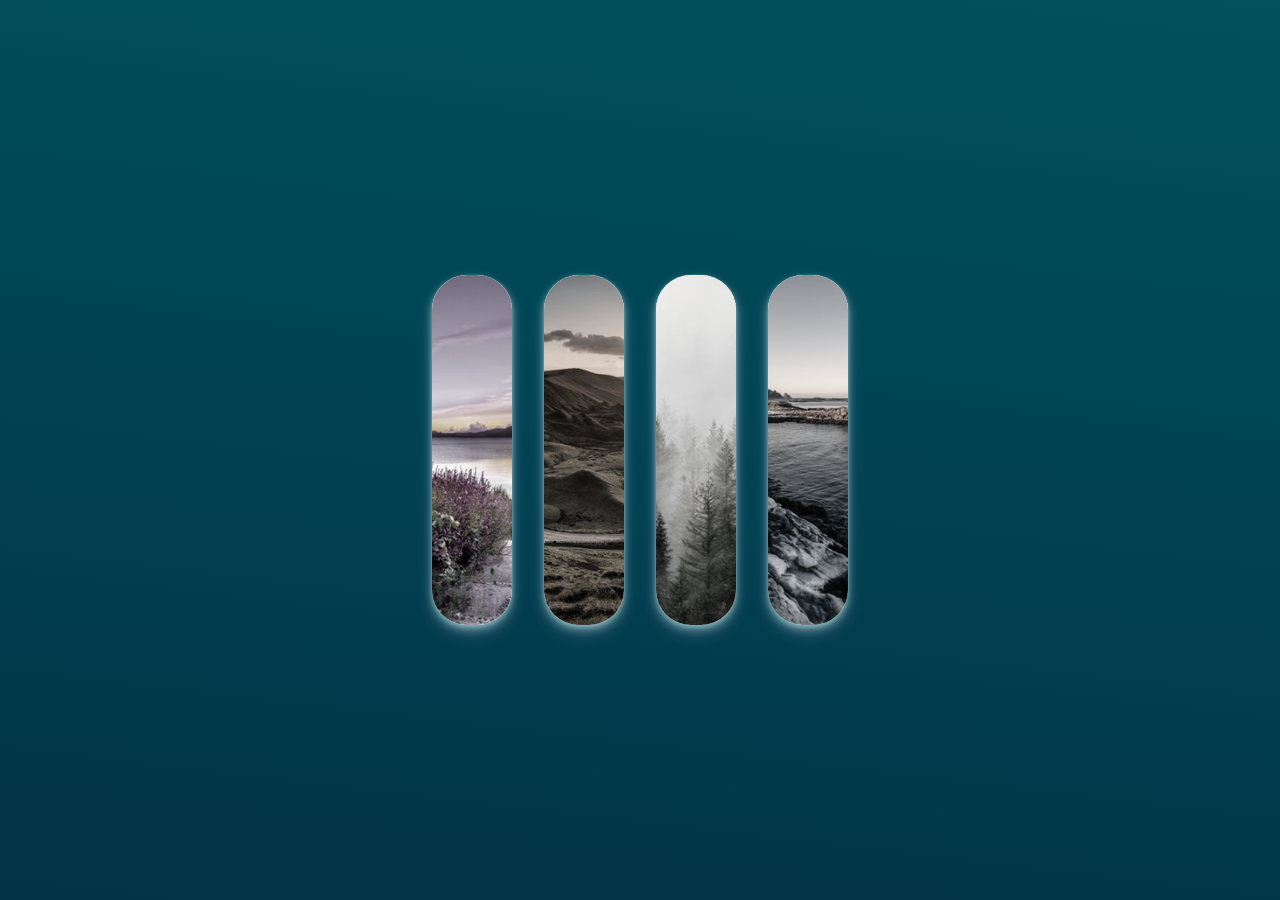
<file: HTML - CSS/10_Expanding-flex-cards/index.html>
<!DOCTYPE html>
<html lang="en">
<head>
    <meta charset="UTF-8">
    <meta name="viewport" content="width=device-width, initial-scale=1.0">
    <link rel="stylesheet" href="style.css">
    <title>Document</title>
</head>
<body>
    <section class="container">
        <div class="card">
            <img src="images/Image1.jpg" alt="">
        </div>

        <div class="card">
            <img src="images/Image2.jpg" alt="">
        </div>
        <div class="card">
            <img src="images/Image3.jpg" alt="">
        </div>
        <div class="card">
            <img src="images/Image4.jpg" alt="">
        </div>
        
    </section>
</body>
</html>
</file>
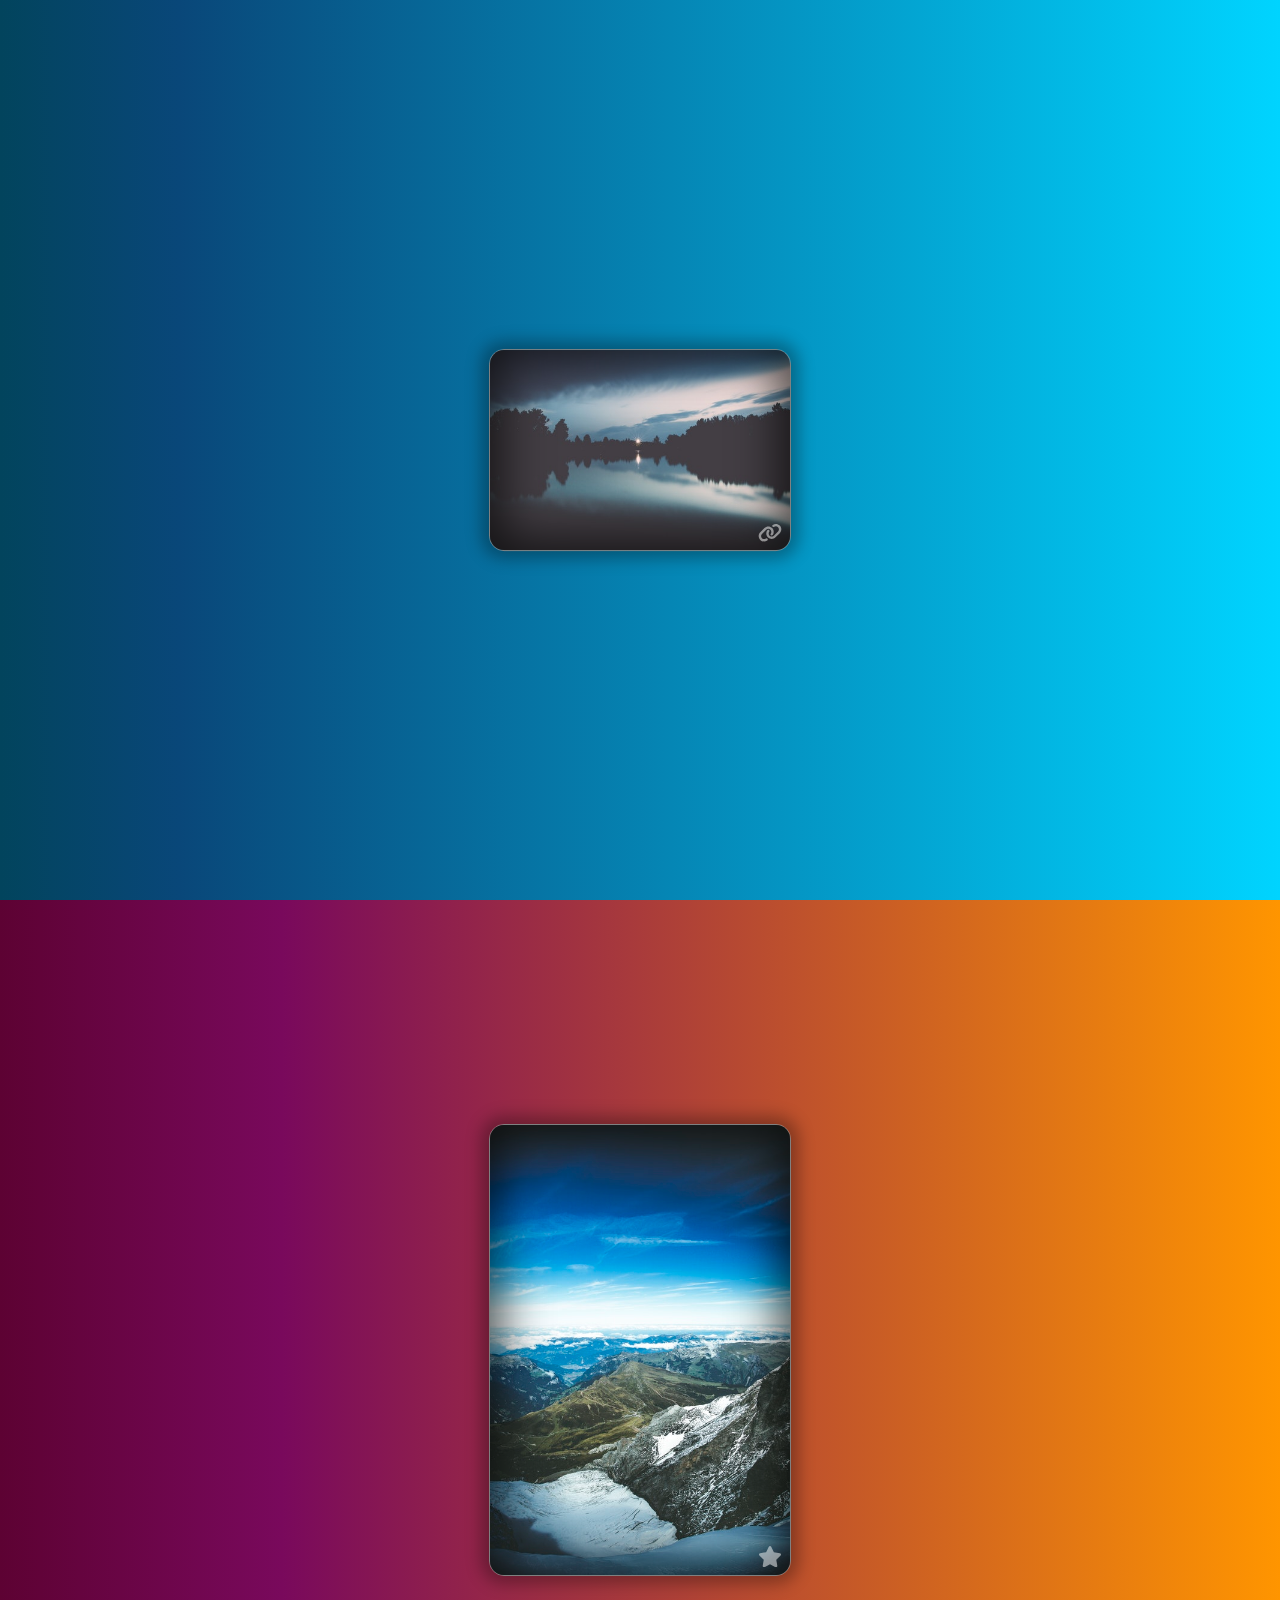
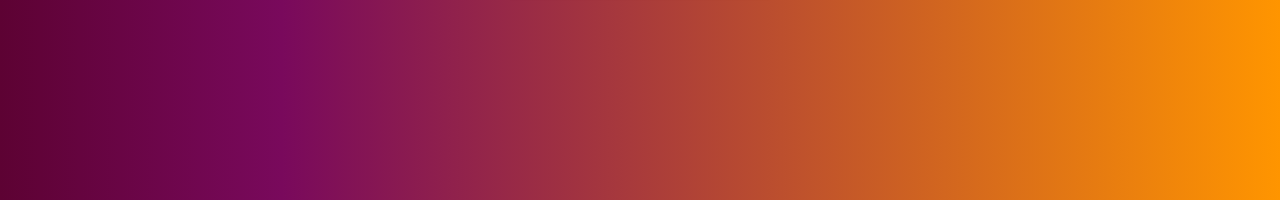
<file: HTML - CSS/10_Position-Playground/index.html>
<!DOCTYPE html>
<html lang="en">
<head>
    <meta charset="UTF-8">
    <meta name="viewport" content="width=device-width, initial-scale=1.0">
    <link rel="stylesheet" href="style.css">
    <title>Positioning Playground</title>
</head>
<body>
    <div class="viewport" id="one">
        <section class="card">
            <img src="images/picture1.jpg" alt="">
            <a href="#two"><svg xmlns="http://www.w3.org/2000/svg" viewBox="0 0 640 512"><!--!Font Awesome Free 6.5.1 by @fontawesome - https://fontawesome.com License - https://fontawesome.com/license/free Copyright 2024 Fonticons, Inc.--><path d="M579.8 267.7c56.5-56.5 56.5-148 0-204.5c-50-50-128.8-56.5-186.3-15.4l-1.6 1.1c-14.4 10.3-17.7 30.3-7.4 44.6s30.3 17.7 44.6 7.4l1.6-1.1c32.1-22.9 76-19.3 103.8 8.6c31.5 31.5 31.5 82.5 0 114L422.3 334.8c-31.5 31.5-82.5 31.5-114 0c-27.9-27.9-31.5-71.8-8.6-103.8l1.1-1.6c10.3-14.4 6.9-34.4-7.4-44.6s-34.4-6.9-44.6 7.4l-1.1 1.6C206.5 251.2 213 330 263 380c56.5 56.5 148 56.5 204.5 0L579.8 267.7zM60.2 244.3c-56.5 56.5-56.5 148 0 204.5c50 50 128.8 56.5 186.3 15.4l1.6-1.1c14.4-10.3 17.7-30.3 7.4-44.6s-30.3-17.7-44.6-7.4l-1.6 1.1c-32.1 22.9-76 19.3-103.8-8.6C74 372 74 321 105.5 289.5L217.7 177.2c31.5-31.5 82.5-31.5 114 0c27.9 27.9 31.5 71.8 8.6 103.9l-1.1 1.6c-10.3 14.4-6.9 34.4 7.4 44.6s34.4 6.9 44.6-7.4l1.1-1.6C433.5 260.8 427 182 377 132c-56.5-56.5-148-56.5-204.5 0L60.2 244.3z"/></svg></a>
        </section>
    </div>
    <div class="viewport" id="two">
        <section class="card">
            <img src="images/picture2.jpg" alt="">
            <a href="#one"><svg xmlns="http://www.w3.org/2000/svg" viewBox="0 0 576 512"><!--!Font Awesome Free 6.5.1 by @fontawesome - https://fontawesome.com License - https://fontawesome.com/license/free Copyright 2024 Fonticons, Inc.--><path d="M316.9 18C311.6 7 300.4 0 288.1 0s-23.4 7-28.8 18L195 150.3 51.4 171.5c-12 1.8-22 10.2-25.7 21.7s-.7 24.2 7.9 32.7L137.8 329 113.2 474.7c-2 12 3 24.2 12.9 31.3s23 8 33.8 2.3l128.3-68.5 128.3 68.5c10.8 5.7 23.9 4.9 33.8-2.3s14.9-19.3 12.9-31.3L438.5 329 542.7 225.9c8.6-8.5 11.7-21.2 7.9-32.7s-13.7-19.9-25.7-21.7L381.2 150.3 316.9 18z"/></svg></a>
        </section>
    </div>
</body>
</html>
</file>
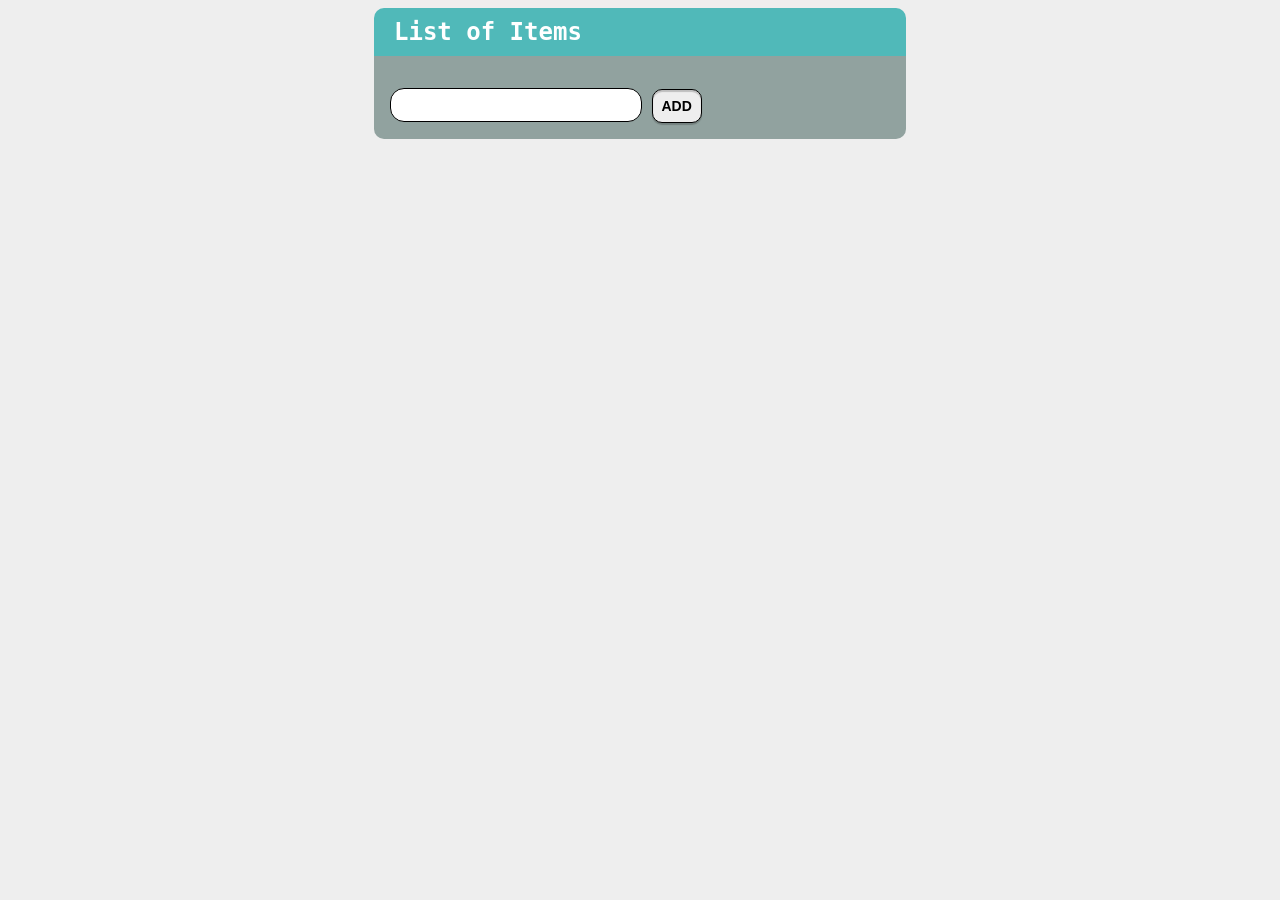
<file: JavaScript/Add-Delete/index.html>
<!--Problems for in-class lab for the “JavaScript Advanced” course @ SoftUni.
Submit your solutions in the SoftUni judge system at https://judge.softuni.org/Contests/2762/DOM-Manipulation-and-Events-Lab -->

<!DOCTYPE html>
<html lang="en">

<head>
    <meta charset="UTF-8">
    <meta name="viewport" content="width=device-width, initial-scale=1.0">
    <meta http-equiv="X-UA-Compatible" content="ie=edge">
    <link rel="stylesheet" href="style.css">
    <title>Add/Delete</title>
</head>

<body>
    <h1>List of Items</h1>
    <main>
        <ul id="items"></ul>
        <input type="text" id="newItemText" />
        <input type="button" value="Add" onclick="addItem()">
    </main>
    <script src="./app.js"></script>
</body>

</html>
</file>
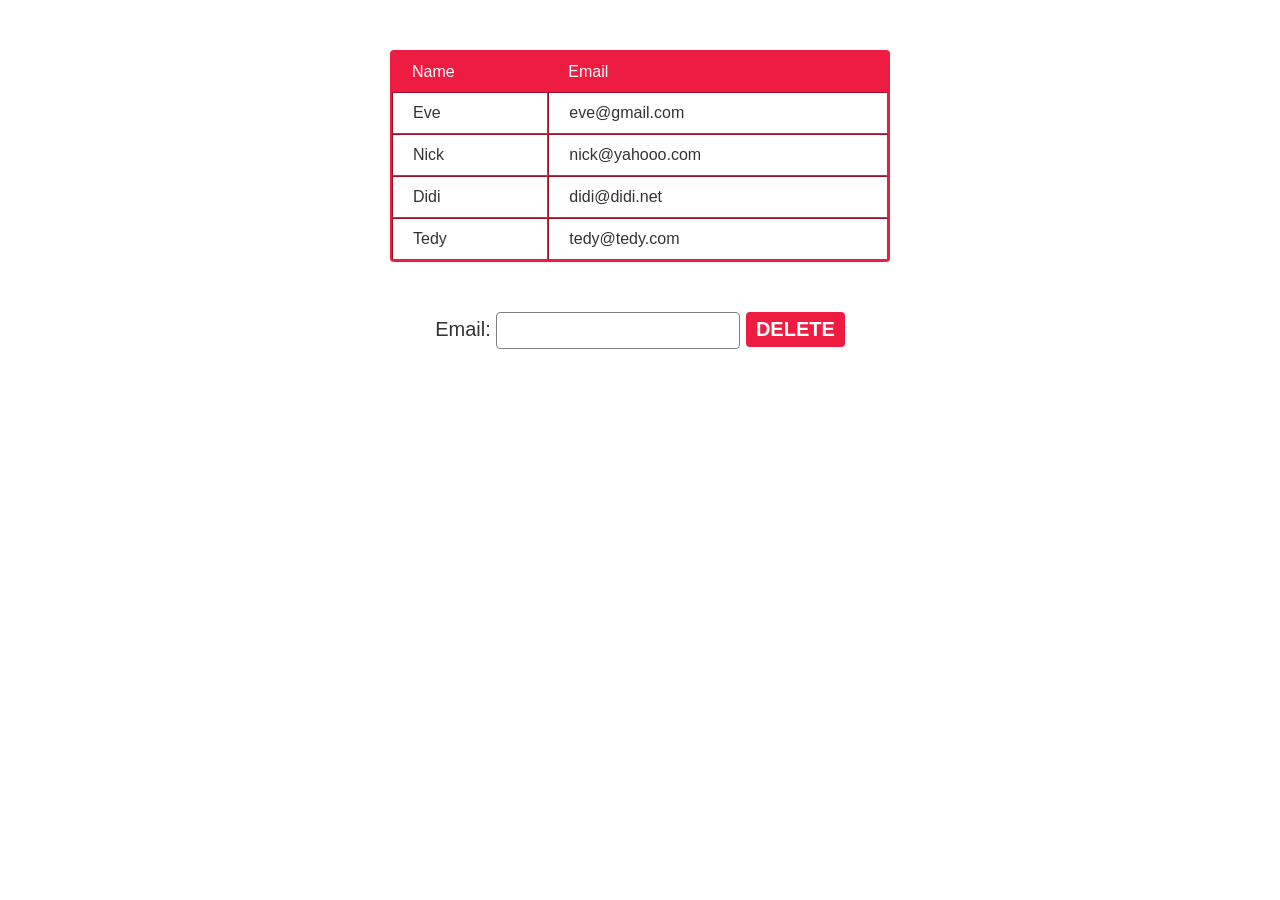
<file: JavaScript/Delete-From-Table/index.html>
<!--Problems for in-class lab for the “JavaScript Advanced” course @ SoftUni.
Submit your solutions in the SoftUni judge system at https://judge.softuni.org/Contests/2762/DOM-Manipulation-and-Events-Lab -->

<!DOCTYPE html>
<html lang="en">

<head>
    <meta charset="UTF-8">
    <meta name="viewport" content="width=device-width, initial-scale=1.0">
    <meta http-equiv="X-UA-Compatible" content="ie=edge">
    <link rel="stylesheet" href="style.css">
    <title>Delete from Table</title>
</head>

<body>
    <table border="1" id="customers">
        <thead>
            <tr>
                <th>Name</th>
                <th>Email</th>
            </tr>
        </thead>
        <tbody>
            <tr>
                <td>Eve</td>
                <td>eve@gmail.com</td>
            </tr>
            <tr>
                <td>Nick</td>
                <td>nick@yahooo.com</td>
            </tr>
            <tr>
                <td>Didi</td>
                <td>didi@didi.net</td>
            </tr>
            <tr>
                <td>Tedy</td>
                <td>tedy@tedy.com</td>
            </tr>
        </tbody>
    </table>
    <label>
        Email: <input type="text" name="email" />
        <button onclick="deleteByEmail()">Delete</button>
    </label>
    <div id="result"></div>
    <script src="./app.js"></script>
</body>

</html>
</file>
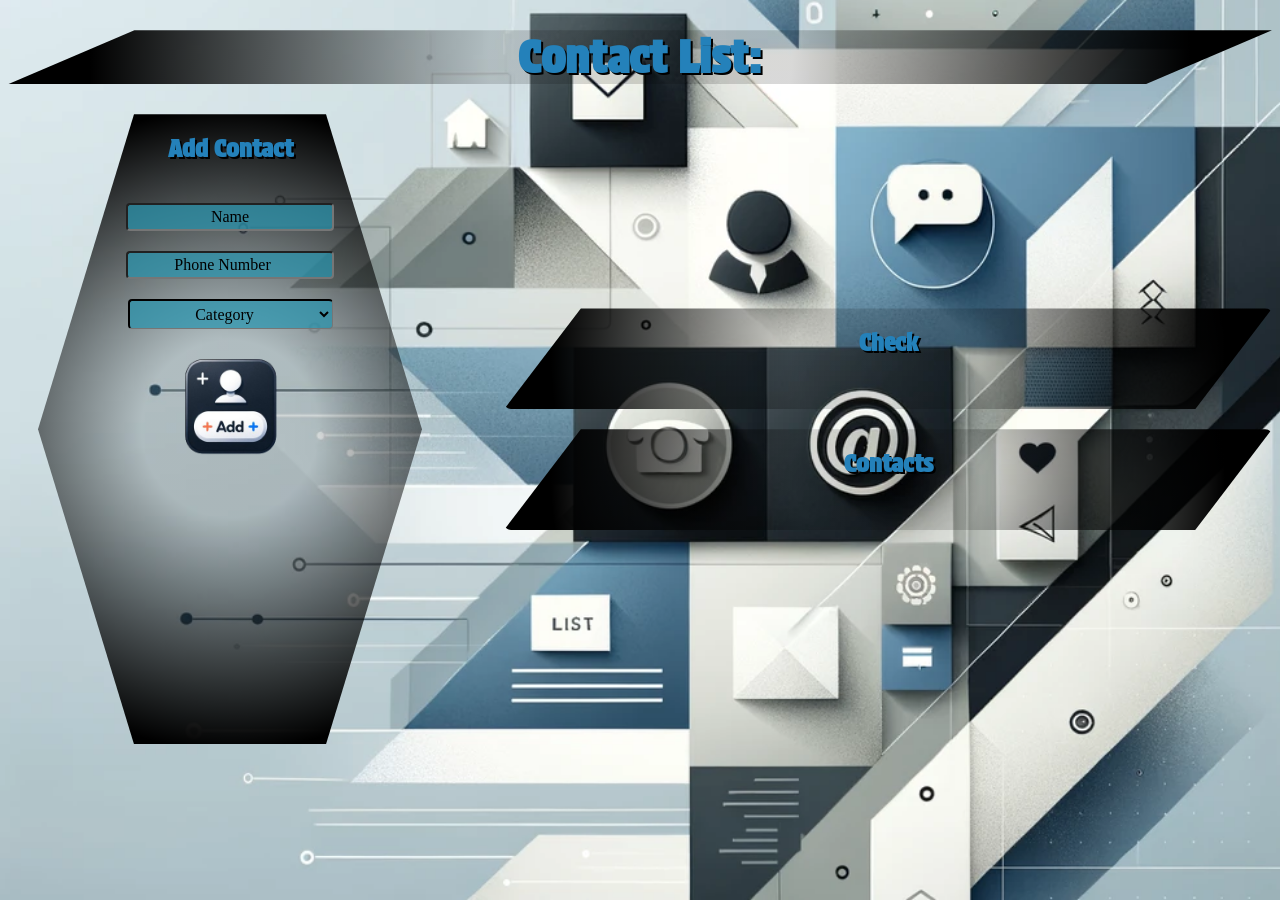
<file: JavaScript/Exam/02.Contact-List_Resources/index.html>
<!DOCTYPE html>
<html lang="en">

<head>
  <meta charset="UTF-8" />
  <meta http-equiv="X-UA-Compatible" content="IE=edge" />
  <meta name="viewport" content="width=device-width, initial-scale=1.0" />
  <link rel="stylesheet" href="./styles/css/styles.css" />
  <title>Contact List</title>
</head>

<body>
  <h1>Contact List:</h1>
  <main>
  <section id="add-contact">
    <h2>Add Contact</h2>
    <form>
      <input type="text" id="name" placeholder="Name">
      <input type="number" id="phone" placeholder="Phone Number">
      <select name="category" id="category">
        <option value="" selected disabled>Category</option>
        <option value="work">Work</option>
        <option value="family">Family</option>
        <option value="friends">Friends</option>
      </select>
      <input type="button" id="add-btn">
    </form>
  </section>
  <div id="check-contact">
    <section class="contact">
      <h2>Check</h2>
      <ul id="check-list"></ul>
    </section>
    <section class="contact">
      <h2>Contacts</h2>
      <ul id="contact-list"></ul>
    </section>
  </div>
</main>
        <script src="./app.js"></script>
     
  </body>

</html>
</file>
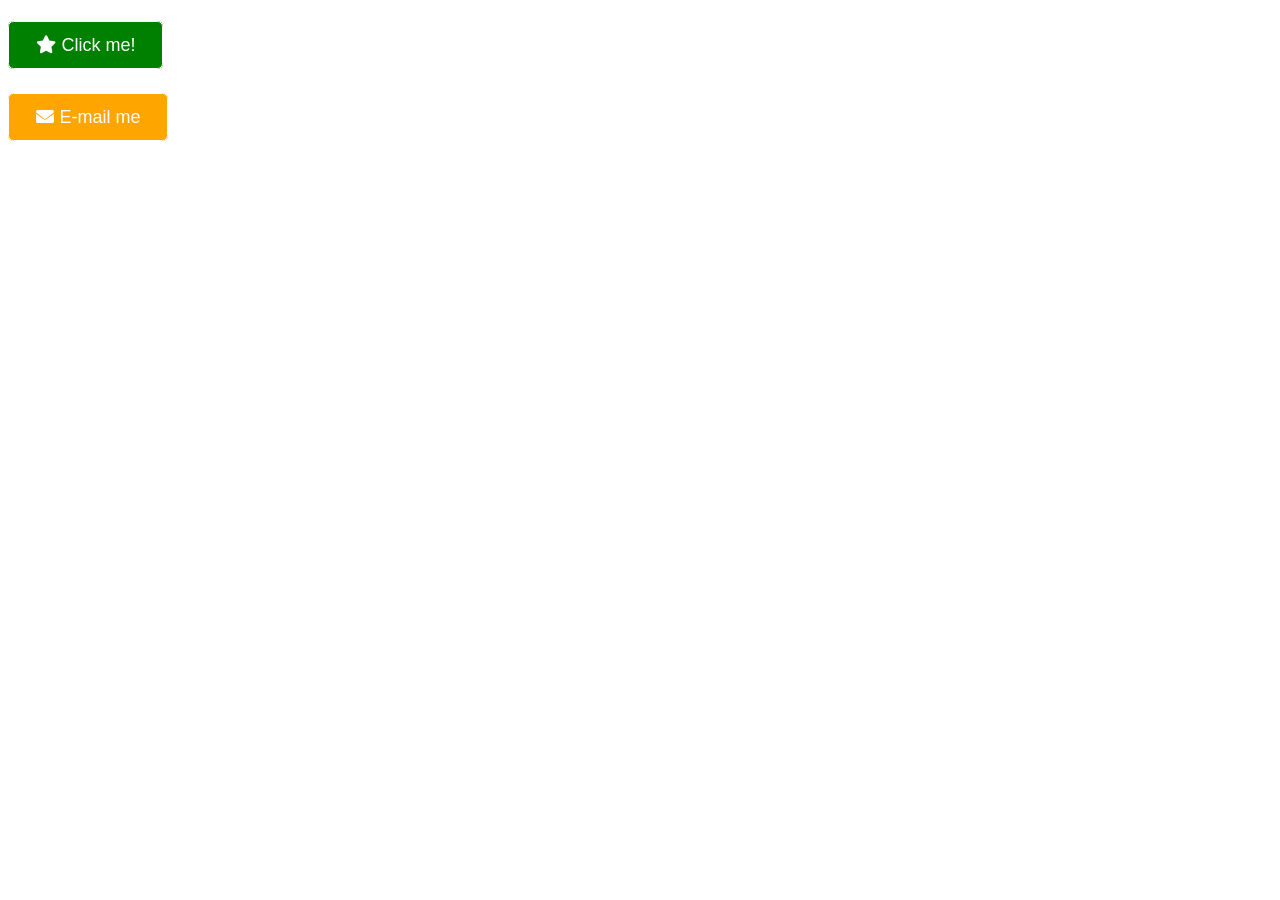
<file: HTML - CSS/09_Icon-Font-Buttons/icon-font-buttons.html>
<!DOCTYPE html>
<html>

<head>
    <title>Icon Font Buttons</title>
    <link rel="stylesheet" href="styles.css">
    <link rel="stylesheet" href="https://cdnjs.cloudflare.com/ajax/libs/font-awesome/6.0.0/css/all.min.css">
</head>

<body>
    <p>
        <a href="" class="green"> 
            <i class="fas fa-star"></i>Click me!
        </a>
    </p>
    <p>
        <a href="" class="orange"> 
            <i class="fas fa-envelope"></i>E-mail me
        </a>
    </p>
</body>

</html>
</file>
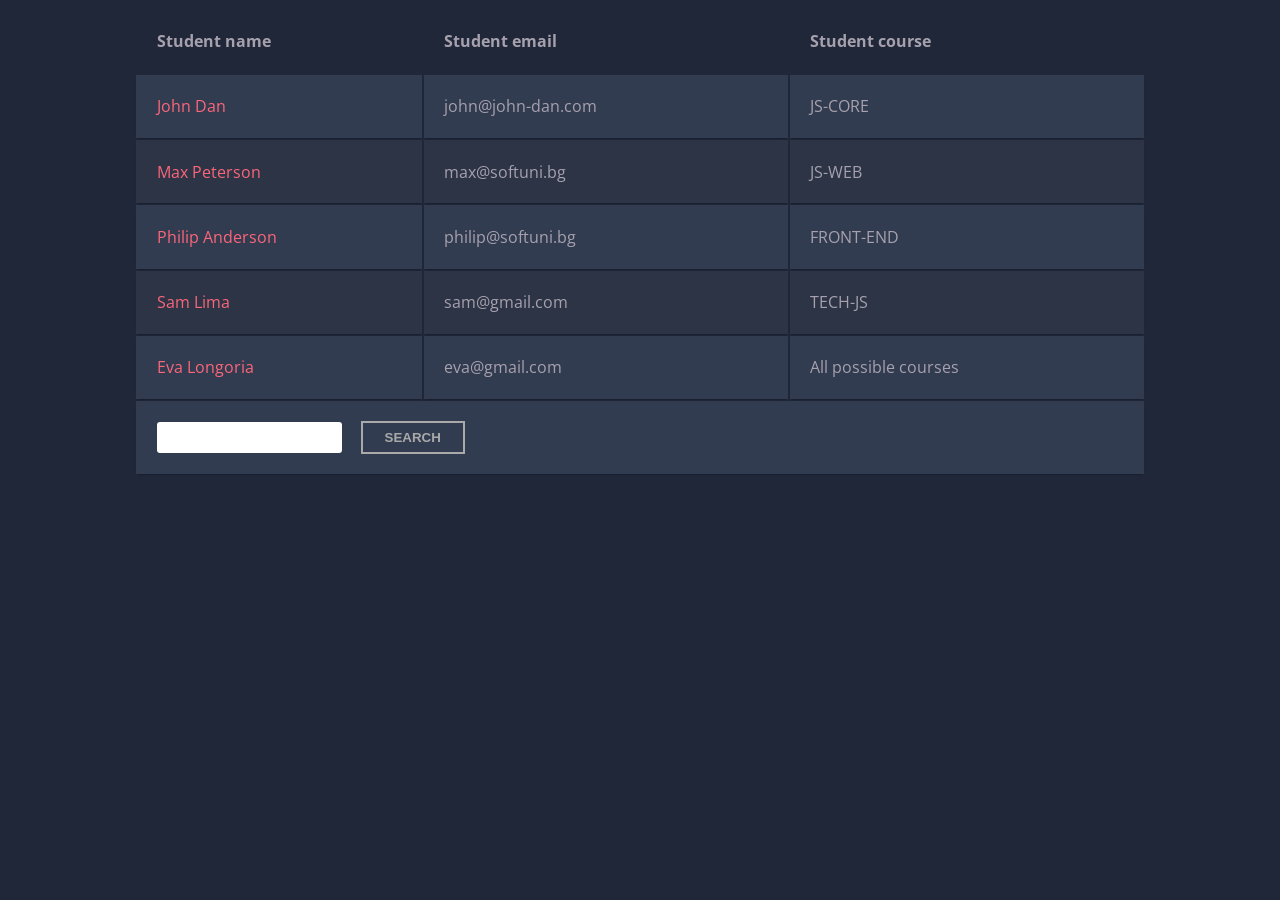
<file: JavaScript/Table - Search Engine/template.html>
<!DOCTYPE html>
<html lang="en">

<head>
    <link rel="stylesheet" href="template.css">
    <title>TABLE - SEARCH ENGINE</title>
    <script src="./solution.js"></script>
</head>

<body>
    <table class="container">
        <thead>
            <tr>
                <th>Student name</th>
                <th>Student email</th>
                <th>Student course</th>
            </tr>
        </thead>
        <tfoot>
            <tr>
                <td colspan="3">
                    <input type="text" id="searchField" />
                    <button type="button" id="searchBtn">Search</button>
                </td>
            </tr>
        </tfoot>
        <tbody>
            <tr>
                <td>John Dan</td>
                <td>john@john-dan.com</td>
                <td>JS-CORE</td>
            </tr>
            <tr>
                <td>Max Peterson</td>
                <td>max@softuni.bg</td>
                <td>JS-WEB</td>
            </tr>
            <tr>
                <td>Philip Anderson</td>
                <td>philip@softuni.bg</td>
                <td>FRONT-END</td>
            </tr>
            <tr>
                <td>Sam Lima</td>
                <td>sam@gmail.com</td>
                <td>TECH-JS</td>
            </tr>
            <tr>
                <td>Eva Longoria</td>
                <td>eva@gmail.com</td>
                <td>All possible courses</td>
            </tr>
        </tbody>
    </table>
    <div id="result"></div>

    <script>
        solve();
    </script>
</body>

</html>
</file>
<file: HTML - CSS/10_Expanding-flex-cards/style.css>
*{
    padding: 0;
    margin: 0;
    box-sizing: border-box;
}

body{
    padding: 2em;
    min-height: 100vh;
    display: flex;
    flex-direction: column;
    justify-content: center;
    align-items: center;
    background-image: linear-gradient(to right top, #033346, #004051, #004d5b, #005b62, #026868);
    background-size: 600%;
    animation: animate 20s infinite alternate;

}

header{
    display: flex;
    justify-content: center;
    align-items: center;
    text-transform: uppercase;
    margin-bottom:  5em;
}

img{
    display: block;
    width: 100%;
    height: auto;

}

.container{
    display: flex;
    justify-content: center;
    align-items: center;
    gap: 2em;
}

.card{
    width: 80px;
    height: 350px;
    overflow: hidden;
    background-color: #fff;
    border-radius: 35px;
    box-shadow: 0px 0px 1px rgba(0,255,255,0.5), 
              0px 2px 4px rgba(0,255,255,0.5), 
              0px 4px 8px rgba(0,255,255,0.5), 
              0px 8px 16px rgba(94, 125, 251, 0.5);
    position: relative;
    filter: grayscale(0.8);
    transition: width 0.3s ease-in, filter 0.3s ease-in;
}

.card:hover{
    filter: grayscale(0);
    
    width: 500px;
}



.card img{
    width: auto;
    height: 100%;
    position: absolute;
    left: 50%;
    top: 50%;
    transform: translate(-50%, -50%);
}

@keyframes animate{
    0%{
        background-position: left;
    }
    100%{
        background-position: right;
    }
}
</file>
<file: HTML - CSS/10_Position-Playground/style.css>
*{
    padding: 0;
    margin: 0;
}

html{
    scroll-behavior: smooth;
}

img{
    display: block;
    width: 100%;
    height: auto;
}

.card{
    max-width: 300px;
    overflow: hidden;
    border-radius: 15px;
    position: absolute;
    top: 50%;
    left: 50%;
    transform: translate(-50%, -50%);
    box-shadow: 0 0 1em 0.5em rgb(0, 0, 0, 0.3);
    border: solid 1px grey;
}


.card svg{
    display: block;
    width: 1.5em;
    position: absolute;
    bottom: 0.5em;
    right: 0.5em;
    fill: white;
    cursor: pointer;
    opacity: 0.5;
    transition: opacity 0.3s ease-in;
}
.card:hover svg{
    opacity: 1;
}

.card svg:hover{
    fill: rgb(247, 247, 208);
    transition: fill 0.3s ease-in;
}

.card::before{
    display: block;
    content: '';
    position: absolute;
    inset: 0;
    box-shadow: 0 0 3em 0.7em rgb(0, 0, 0, 0.7) inset;
    opacity: 100%;
    transition: opacity 0.3s ease-in;
}

.card:hover::before{
    opacity: 60%;
}







.viewport{
    height: 100vh;
    position: relative;
}



.viewport:nth-child(1){
    background: rgb(2,68,93);
background: linear-gradient(90deg, rgba(2,68,93,1) 0%, rgba(9,71,121,1) 14%, rgba(0,212,255,1) 100%);
}

.viewport:nth-child(2){
    background: rgb(93,2,51);
background: linear-gradient(90deg, rgba(93,2,51,1) 0%, rgba(121,9,92,1) 22%, rgba(255,149,0,1) 100%);
}
</file>
<file: JavaScript/Add-Delete/style.css>
@import url('https://fonts.googleapis.com/css?family=Source+Code+Pro');
body {
    background: #eeeeee;
    font-family: "Source Code Pro", monospace;
}

body>h1 {
    text-align: left;
    background: #50b9b9;
    color: white;
    padding: 10px 20px;
    border-radius: 10px 10px 0 0;
    width: 250px;
    margin: 0 auto;
    font-size: 24px;
    width: 492px;
}

ul {
    margin-top: 5px;
}

li {
    background-color: white;
    padding: 7px;
    border-radius: 13px;
    margin-bottom: 5px;
    list-style-type: none;
    margin-left: -37px;
    display: flex;
    justify-content: space-between;
}

#items li a {
    color: red;
    text-decoration: none;
    padding-left: 5px;
}

#items li a:hover {
    cursor: pointer;
    color: rgb(49, 194, 44);
}

main {
    background: #91a29f;
    width: 500px;
    margin: 0 auto;
    padding: 1rem;
    border-radius: 0 0 10px 10px;
}

main input[type="text"] {
    border: 1px solid black;
    border-radius: 14px;
    padding: 5px;
    font-size: 19px;
    outline: none;
    width: 240px;
}

main input[type="button"] {
    border: 1px solid;
    background: #eeeeee;
    font-size: 14px;
    border-radius: 14px;
    font-weight: bold;
    text-transform: uppercase;
    text-align: center;
    letter-spacing: 0px;
    outline: none;
    display: inline-block;
    padding: 8px;
    border: 1px solid black;
    border-radius: 10px;
    box-shadow: 0 2px 1px rgba(0, 0, 0, 0.2), inset 0 2px 1px rgba(0, 0, 0, 0.2);
    width: 50px;
}

main input[type="button"]:hover {
    border-color: white;
    background-color: #91a29f;
    color: white;
    cursor: pointer;
}
</file>
<file: JavaScript/Delete-From-Table/style.css>
* {
    margin: 0;
    padding: 0;
    box-sizing: border-box;
}

body {
    font-family: -apple-system, BlinkMacSystemFont, "Segoe UI", Roboto, "Helvetica Neue", Arial, sans-serif;
    color: #333;
}

table {
    text-align: left;
    line-height: 40px;
    border-collapse: separate;
    border-spacing: 0;
    border: 2px solid #ed1c40;
    width: 500px;
    margin: 50px auto;
    border-radius: .25rem;
}

th {
    border: none;
}

thead tr:first-child {
    background: #ed1c40;
    color: #fff;
    border: none;
}

th,
td {
    padding: 0 15px 0 20px;
}

th {
    font-weight: 500;
}

tbody tr:hover {
    background-color: #f2f2f2;
    cursor: default;
}

.button {
    color: #aaa;
    cursor: pointer;
    vertical-align: middle;
    margin-top: -4px;
}

.edit:hover {
    color: #0a79df;
}

.delete:hover {
    color: #dc2a2a;
}

label {
    margin-left: 34%;
    font-size: 20px;
}

input[type="text"] {
    border-radius: 4px;
    padding: 7px 5px;
    border: 1px solid gray;
    font-size: 18px;
    outline: none;
}

button {
    background: #ed1c40;
    border: #ed1c40;
    border-radius: 4px;
    padding: 6px 10px;
    font-size: 20px;
    color: white;
    font-weight: bold;
    text-transform: uppercase;
    cursor: pointer;
    outline: none;
}

#result {
    text-align: center;
}
</file>
<file: JavaScript/Exam/02.Contact-List_Resources/styles/css/styles.css>
@import url('https://fonts.googleapis.com/css2?family=Protest+Strike&display=swap');
body {
  background: linear-gradient(#e6e6e6, #bbbbbb);
  background-position: 0% 70%;
  background-image: url("../images/bg.png");
  background-repeat: no-repeat;
  background-size: cover;
  background-attachment: fixed;
  font-family: 'Protest Strike', sans-serife;
 
}

main{
  display: flex;
  align-items: center;
  justify-content:space-between;
}

h1 {
  padding: 0px 50px;
  font-size: 45px;
  text-align: center;
  font-weight: 900;
  color: #2481ba;
  text-shadow: 2px 2px rgb(0, 0, 0);
  background: rgb(3,3,3);
  background: radial-gradient(circle, rgba(3,3,3,0.15449929971988796) 24%, rgba(0,0,0,1) 87%);
  clip-path: polygon(10% 0%, 100% 0%, 90% 100%, 0% 100%);

}

#add-contact {
  background: rgb(3,3,3);
background: radial-gradient(circle, rgba(3,3,3,0.15449929971988796) 24%, rgba(0,0,0,1) 87%);
  display: flex;
  flex-direction: column;
  width: 30vw;
  height: 70vh;
  margin-left: 30px;
  border-radius: 7px;
  clip-path: polygon(25% 0%, 75% 0%, 100% 50%, 75% 100%, 25% 100%, 0% 50%);

}

#add-contact h2 {
  color: #2481ba;
  text-shadow: 2px 2px black;
  text-align: center;
}

#add-contact form {
  display: flex;
  align-items: center;
  justify-content: center;
  flex-direction: column;
  gap: 20px;
  margin-top: 20px;
}

.contact {
  background: rgb(3,3,3);
  background: radial-gradient(circle, rgba(3,3,3,0.15449929971988796) 24%, rgba(0,0,0,1) 87%);
  display: flex;
  justify-content: center;
  align-items: center;
  flex-direction: column;
  margin-bottom: 20px;
  width: 60vw;
  border-radius: 7px;
  clip-path: polygon(10% 0%, 100% 0%, 90% 100%, 0% 100%);
}

.contact li {
  display: flex;
align-items: center;
  width: 50vw;
  margin-bottom: 10px;
}

.contact li article {
  display: flex;
  gap: 10px;
  flex-wrap: wrap;
  overflow: auto;
  width: 500px;
background-color: #6b93f0;
border-radius: 20px;
}
ul {
  padding: 0;
}
.contact h2 {
  color: #2481ba;
  text-shadow: 2px 2px black;
}

.contact p {
  color: white;
  font-family: 'Courier New', Courier, monospace;
  padding: 0px;
}

 #add-btn {
  background-image: url(../images/add.png);
  background-size: cover; 
  background-repeat: no-repeat; 
  background-position: center; 
  border: none; 
  background-color: transparent; 
  cursor: pointer;
  outline: none;
  color: rgb(10, 10, 10);
  padding: 110px;
  padding-top: 0px;
}


.edit-btn {
  background-image: url(../images/edit.png);
  background-size: cover; 
  background-repeat: no-repeat; 
  background-position: center; 
  border: none; 
  background-color: transparent; 
  cursor: pointer;
  outline: none;
  color: rgb(10, 10, 10);
  padding: 80px 80px;
  padding-top: 0px;
}
.del-btn {
  background-image: url(../images/delete.png);
  background-size: cover; 
  background-repeat: no-repeat; 
  background-position: center; 
  border: none; 
  background-color: transparent; 
  cursor: pointer;
  outline: none;
  color: rgb(10, 10, 10);
  padding: 80px 70px;
  padding-top: 0px;
}
.save-btn {
  background-image: url(../images/save.png);
  background-size: cover; 
  background-repeat: no-repeat; 
  background-position: center; 
  border: none; 
  background-color: transparent; 
  cursor: pointer;
  outline: none;
  color: rgb(10, 10, 10);
  padding: 80px 80px;
  padding-top: 0px;
}
button:hover {
  scale: 1.2;
}

#add-btn:hover {
  scale: 1.2;
}

#add-btn{
  width: 100px;
  height: 80px;
  font-size: 25px;
}

input,select {
  height: 22px;
  width: 200px;
  border-radius: 4px;
  background-color: rgba(39, 148, 175, 0.719);
}

input::placeholder {
  color: #000000; 
  font-family:  cursive;
font-size: 16px;
text-align: center;
}

select {
  color: #000000; 
  font-family: cursive;
font-size: 16px;
text-align: center;
height: 30px;
width: 205px;
border-top: 2px solid black;
border-left: 2px solid black;
}
.buttons {
  display: flex;
  justify-content: center;
  align-items: center;
}

@media screen and (max-width: 1000px) {
  main {
    flex-direction: column;
  }
  input{
    width: 100px;
  }
}
</file>
<file: JavaScript/Table - Search Engine/template.css>
/*
	Side Navigation Menu V2, RWD
	===================
	License:
	https://goo.gl/EaUPrt
	===================
	Author: @PableraShow

 */

@charset "UTF-8";
@import url(https://fonts.googleapis.com/css?family=Open+Sans:300,400,700);

body {
    font-family: 'Open Sans', sans-serif;
    font-weight: 300;
    line-height: 1.42em;
    color: #A7A1AE;
    background-color: #1F2739;
}

h1 {
    font-size: 3em;
    font-weight: 300;
    line-height: 1em;
    text-align: center;
    color: #4DC3FA;
}

h2 {
    font-size: 1em;
    font-weight: 300;
    text-align: center;
    display: block;
    line-height: 1em;
    padding-bottom: 2em;
    color: #FB667A;
}

h2 a {
    font-weight: 700;
    text-transform: uppercase;
    color: #FB667A;
    text-decoration: none;
}

.blue {
    color: #185875;
}

.yellow {
    color: #FFF842;
}

.container th h1 {
    font-weight: bold;
    font-size: 1em;
    text-align: left;
    color: #185875;
}

.container td {
    font-weight: normal;
    font-size: 1em;
    -webkit-box-shadow: 0 2px 2px -2px #0E1119;
    -moz-box-shadow: 0 2px 2px -2px #0E1119;
    box-shadow: 0 2px 2px -2px #0E1119;
}

.container {
    text-align: left;
    overflow: hidden;
    width: 80%;
    margin: 0 auto;
    display: table;
    padding: 0 0 8em 0;
}

.container td, .container th {
    padding-bottom: 2%;
    padding-top: 2%;
    padding-left: 2%;
}

/* Background-color of the odd rows */
.container tr:nth-child(odd) {
    background-color: #323C50;
}

/* Background-color of the even rows */
.container tr:nth-child(even) {
    background-color: #2C3446;
}

.container th {
    background-color: #1F2739;
}

.container td:first-child {
    color: #FB667A;
}

.container tr:hover {
    background-color: #464A52;
    -webkit-box-shadow: 0 6px 6px -6px #0E1119;
    -moz-box-shadow: 0 6px 6px -6px #0E1119;
    box-shadow: 0 6px 6px -6px #0E1119;
}

.container tr:hover {
    background-color: #FFF842;
    color: #403E10;
    font-weight: bold;
    box-shadow: #7F7C21 -1px 1px, #7F7C21 -2px 2px, #7F7C21 -3px 3px, #7F7C21 -4px 4px, #7F7C21 -5px 5px, #7F7C21 -6px 6px;
    transform: translate3d(6px, -6px, 0);
    
    transition-delay: 0s;
    transition-duration: 0.4s;
    transition-property: all;
    transition-timing-function: line;
}

.select {
    background-color: #FFF842 !important;
    color: #403E10;
    font-weight: bold;
    box-shadow: #7F7C21 -1px 1px, #7F7C21 -2px 2px, #7F7C21 -3px 3px, #7F7C21 -4px 4px, #7F7C21 -5px 5px, #7F7C21 -6px 6px;
    transform: translate3d(6px, -6px, 0);
    transition-delay: 0s;
    transition-duration: 0.4s;
    transition-property: all;
}

.container thead tr:hover {
    color: #ffffff;

}

@media (max-width: 800px) {
    .container td:nth-child(4),
    .container th:nth-child(4) {
        display: none;
    }
}


#searchField {
    border: none;
    padding: 8px;
    outline: none;
    border-radius: 3px;
}

#searchBtn {
    background: transparent;
    border: 2px solid darkgray;
    padding: 7px 22px;
    text-transform: uppercase;
    color: darkgray;
    font-weight: bold;
    margin: 0 15px;
    cursor: pointer;
}
</file>
<file: HTML - CSS/09_Icon-Font-Buttons/styles.css>
@import url('https://stackpath.bootstrapcdn.com/font-awesome/4.7.0/css/font-awesome.min.css');


body{
    font-family: Arial, serif;
    line-height: 3;
    font-size: 18px;
}

a{
    text-decoration: none;
    color: #fff;
    border: solid 1px;
    border-radius: 5.40px;
    padding-top: 12.6px;
    padding-bottom: 12.6px;
    padding-left: 27px;
    padding-right: 27px;
}

a:hover{
    color: #eee;
}

i{
    padding-right: 5.40px;
}



.green{
    background-color: green;
}
.orange{
    background-color: orange;
}
</file>
